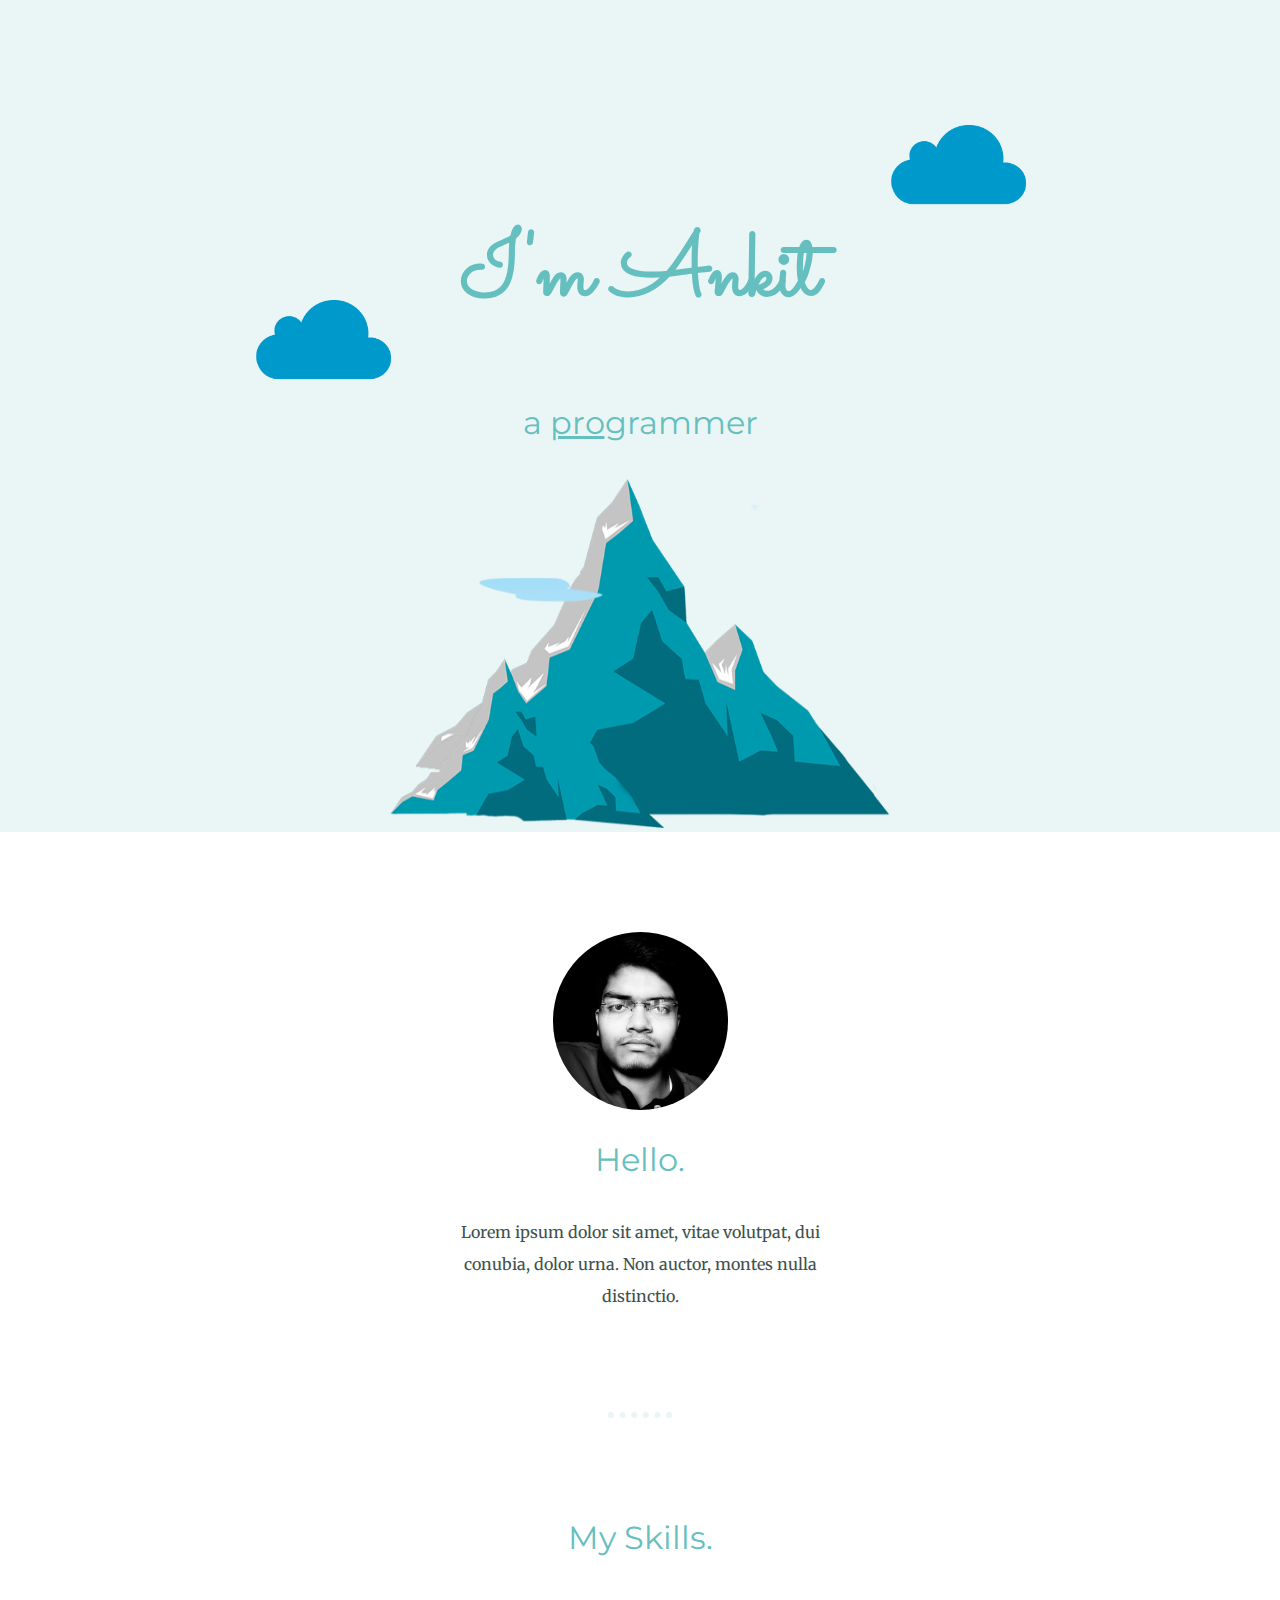
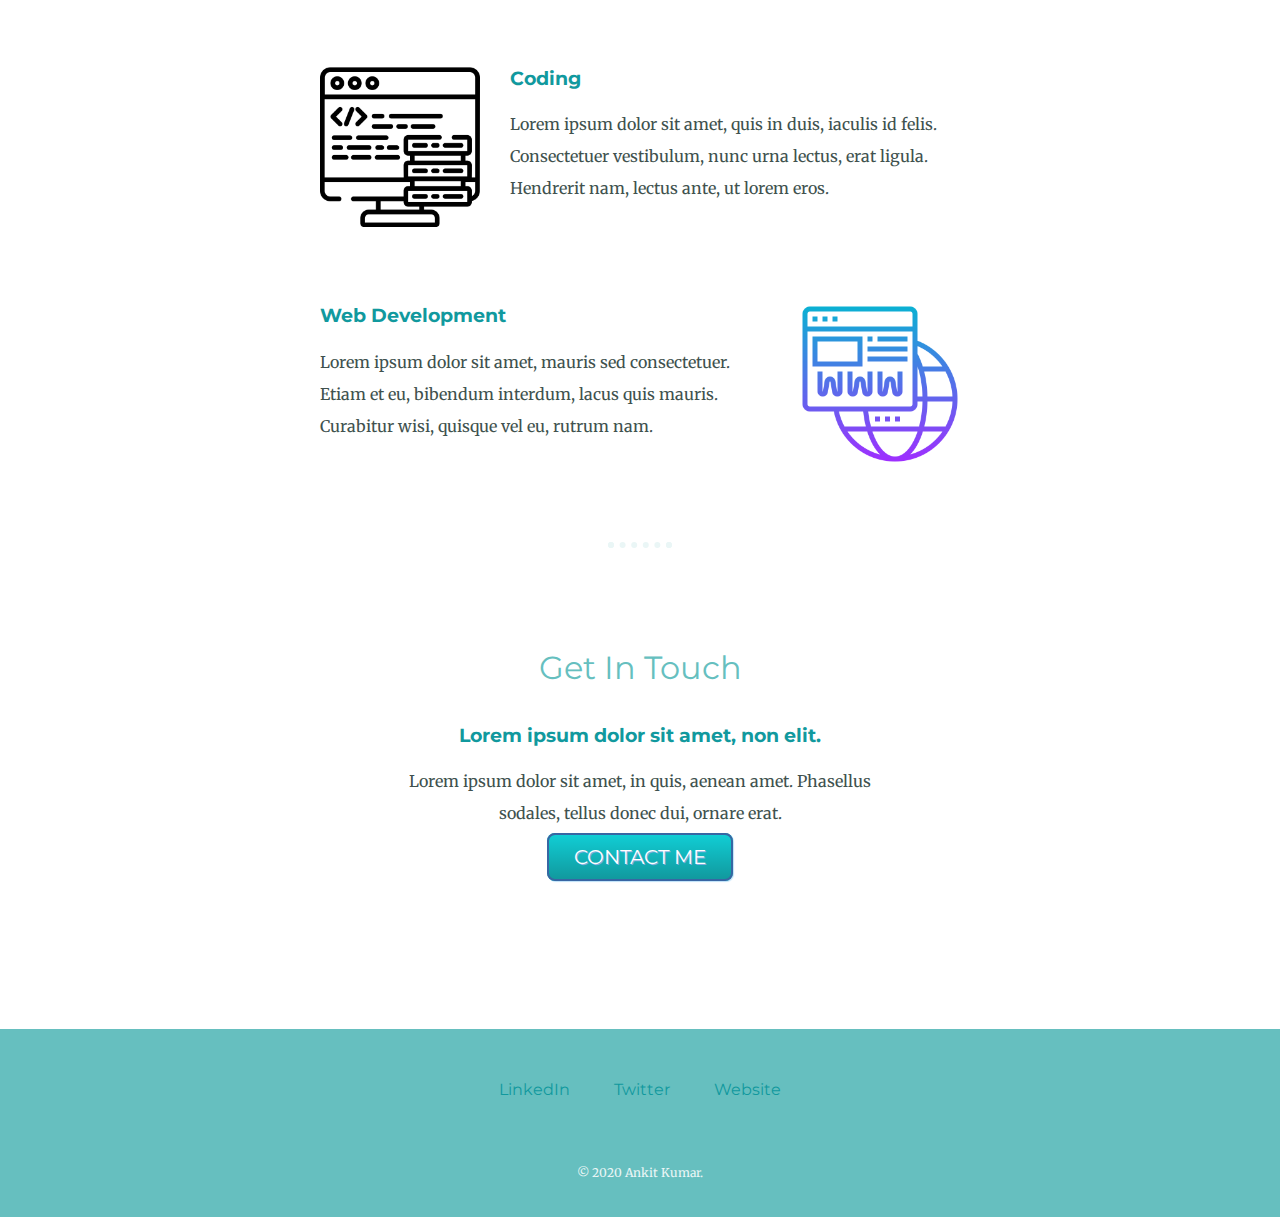
<file: index.html>
<!DOCTYPE html>
<html lang="en" dir="ltr">

<head>
  <meta charset="utf-8">
  <title>Ankit Kumar</title>
  <link rel="stylesheet" href="styles.css">
  <link rel="icon" href="favicon.ico">
  <link href="https://fonts.googleapis.com/css?family=Merriweather|Montserrat|Sacramento&display=swap" rel="stylesheet">
</head>

<body>
  <div class="top-container">
    <img class="top-cloud" src="cloud3.png" alt="">
    <h1>I'm Ankit</h1>
    <h2 class="subtitle">a <span>pro</span>grammer</h2>
    <img class="bottom-cloud" src="cloud3.png" alt="">
    <img class="mountain" src="mountain3.png" alt="">
  </div>
  <div class="middle-container">
    <div class="profile">
      <img class="myimage" src="Profile3.jpg" alt="My Profile Pic.">
      <h2>Hello.</h2>
      <p class="intro">Lorem ipsum dolor sit amet, vitae volutpat, dui conubia, dolor urna. Non auctor, montes nulla distinctio.</p>
    </div>
    <hr>
    <div class="skills">
      <h2>My Skills.</h2>
      <div class="skill-row">
        <img class="coding" src="data.png" alt="Image">
        <h3>Coding</h3>
        <p>Lorem ipsum dolor sit amet, quis in duis, iaculis id felis. Consectetuer vestibulum, nunc urna lectus, erat ligula. Hendrerit nam, lectus ante, ut lorem eros.</p>
      </div>
      <div class="skill-row">
        <img class="web" src="web-development.png" alt="web-development logo">
        <h3>Web Development</h3>
        <p>Lorem ipsum dolor sit amet, mauris sed consectetuer. Etiam et eu, bibendum interdum, lacus quis mauris. Curabitur wisi, quisque vel eu, rutrum nam.</p>
      </div>
    </div>
    <hr>
    <div class="contact-me">
      <h2>Get In Touch</h2>
      <h3>Lorem ipsum dolor sit amet, non elit.</h3>
      <p>Lorem ipsum dolor sit amet, in quis, aenean amet. Phasellus sodales, tellus donec dui, ornare erat.</p>
      <a class="btn" href="mailto:sirfankit11011990@gmail.com">CONTACT ME</a>
    </div>
  </div>


  <div class="bottom-container">
    <a class="footer-link" href="https://www.linkedin.com/in/ankit-kumar-ba2847125?lipi=urn%3Ali%3Apage%3Ad_flagship3_profile_view_base_contact_details%3B8D1ZTrYlR8msRqehVicu8g%3D%3D">LinkedIn</a>
    <a class="footer-link" href="https://twitter.com/Ankitkumar2001">Twitter</a>
    <a class="footer-link" href="https://www.appbrewery.co/">Website</a>
    <p class="copyright">© 2020 Ankit Kumar.</p>
  </div>

</body>

</html>
</file>
<file: styles.css>
a{
  color: #11999E;
  margin: 10px 20px;
  font-family: 'Montserrat', sans-serif;
  text-decoration: none;
}
a:hover {
  color: #EAF6F6;
}
body{
  color: #40514E;
  margin: 0;
  text-align: center;
  font-family: 'Merriweather', serif;
}
h1
{
  margin: 50 auto 0 auto;
  font-size: 5.625rem;
  font-family: 'Sacramento', cursive;
  color: #66BFBF;
}
p{
  line-height: 2;
}
span{
  text-decoration: underline;
}
h2{
  font-family: 'Montserrat', sans-serif;
  font-size: 2rem;
  color: #66BFBF;
  font-weight: normal;
  padding-bottom: 10px;
}
h3{
  font-family: 'Montserrat', sans-serif;
  color: #11999E;
}
hr{
  border: dotted 6px #EAF6F6;
  border-bottom: none;
  width: 4%;
  margin: 100px auto;
}
.intro{
  margin: auto;
  width: 30%;
}
.myimage{
  width: 175px;
  height: 177.5px;
  border-radius: 100%;
}
.coding{
  width: 25%;
  float: left;
  margin-right: 30px;
}
.contact-me{
  width: 40%;
  margin: 40px auto 60px;
}
.skill-row{
  width: 50%;
  margin: 100px auto 100px auto;
  text-align: left;
}
.subtitle{
  font-weight: normal;
}
.web{
  width: 25%;
  float: right;
  margin-left: 30px;
}
.top-container{
  background-color: #EAF6F6;
  padding-top: 150px;
}
.middle-container{
  padding: 100px 0;
}
.bottom-container{
  background-color: #66BFBF;
  padding: 50px 0 20px;
}
.top-cloud{
  width: 145px;
  height: 100px;
  position:absolute;
  right: 250px;
  top: 125px;
}
.bottom-cloud{
  width: 145px;
  height: 100px;
  position: absolute;
  left: 250px;
  top: 300px;
}
.copyright{
  color: #EAF6F6;
  font-size: 0.75rem;
  padding: 50px 0 0 0;
}
.mountain{
  width: 500px;
  height: 350px;
}
.btn{
  font-family: 'Montserrat', sans-serif;
  color: #FFFFFF;
  font-size: 20px;
  text-shadow: 1px 1px 0 #7CACDE;
  box-shadow: 1px 1px 1px #BEE2F9;
  padding: 10px 25px;
  -moz-border-radius: 8px;
  -webkit-border-radius: 8px;
  border-radius: 8px;
  border: 2px solid #3866A3;
  background: #63B8EE;
  background: linear-gradient(top,  #11CDD4,  #11999E);
  background: -ms-linear-gradient(top,  #11CDD4,  #11999E);
  background: -webkit-gradient(linear, left top, left bottom, from(#11CDD4), to(#11999E));
  background: -moz-linear-gradient(top,  #11CDD4,  #11999E);
}
.btn:hover {
  color: #FFFFFF;
  background: #468CCF;
  background: linear-gradient(top,  #30E3CB,  #2BC4AD);
  background: -ms-linear-gradient(top,  #30E3CB,  #2BC4AD);
  background: -webkit-gradient(linear, left top, left bottom, from(#30E3CB), to(#2BC4AD));
  background: -moz-linear-gradient(top,  #30E3CB,  #2BC4AD);
}
</file>
